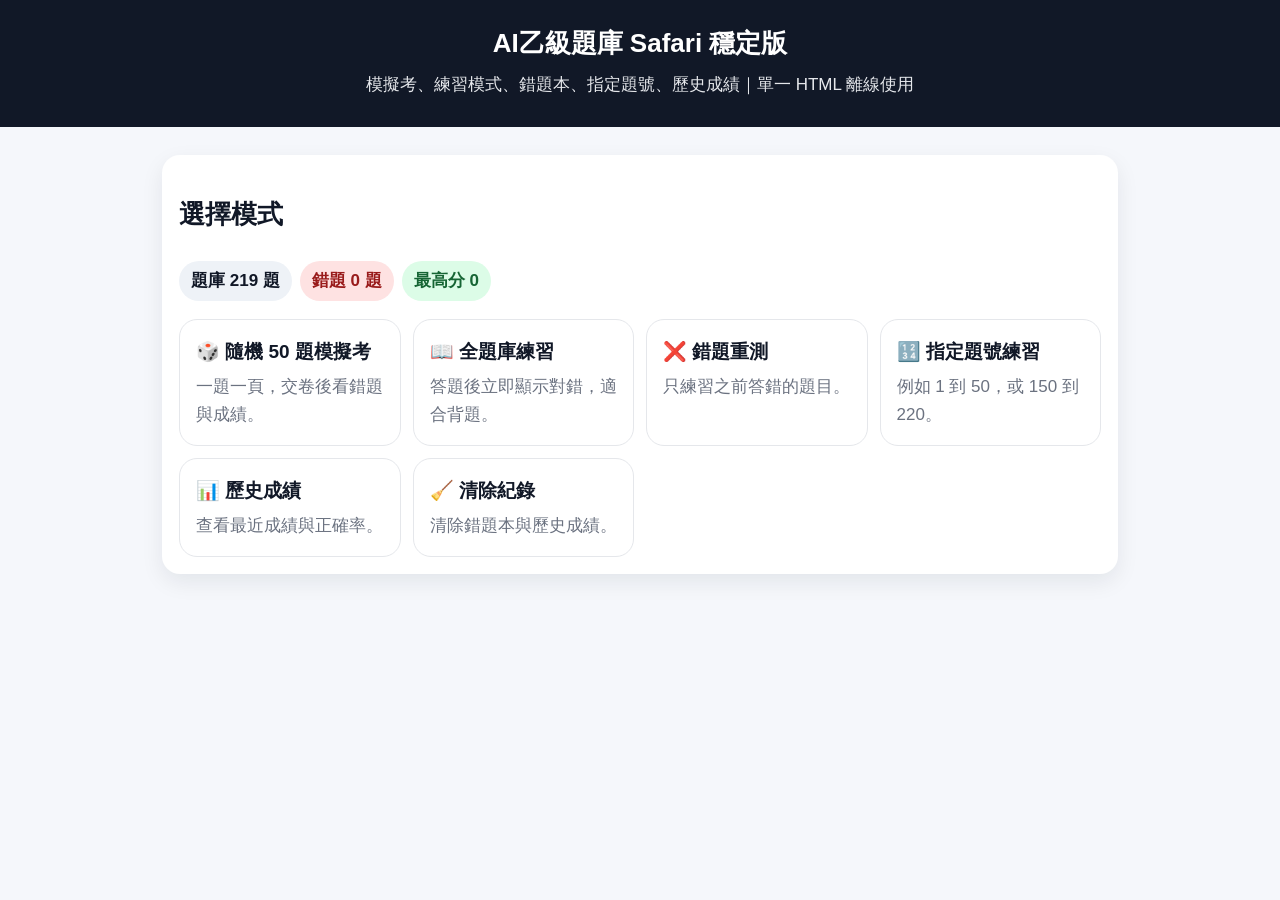
<file: index.html>
<!doctype html>
<html lang="zh-Hant">
<head>
<meta charset="utf-8">
<meta name="viewport" content="width=device-width, initial-scale=1, viewport-fit=cover">
<title>AI乙級題庫 Safari 穩定版</title>
<style>
:root{--bg:#f5f7fb;--card:#fff;--text:#111827;--muted:#6b7280;--brand:#2563eb;--brand2:#1d4ed8;--bad:#dc2626;--ok:#16a34a;--warn:#d97706;--line:#e5e7eb;--soft:#eef2f7;}
*{box-sizing:border-box;-webkit-tap-highlight-color:transparent}
html,body{margin:0;padding:0}
body{font-family:-apple-system,BlinkMacSystemFont,"Segoe UI","Noto Sans TC",Arial,sans-serif;background:var(--bg);color:var(--text);line-height:1.65;font-size:17px}
header{background:#111827;color:white;text-align:center;padding:26px 16px 28px}
header h1{margin:0;font-size:26px;line-height:1.35}
header p{margin:10px 0 0;color:#e5e7eb;font-size:17px}
main{max-width:980px;margin:0 auto;padding:14px 12px 112px}
.card{background:var(--card);border-radius:18px;padding:17px;margin:14px 0;box-shadow:0 8px 22px rgba(15,23,42,.08)}
.grid{display:grid;grid-template-columns:repeat(auto-fit,minmax(210px,1fr));gap:12px}
.mode{border:1px solid var(--line);border-radius:18px;padding:16px;background:#fff;cursor:pointer}
.mode h3{margin:0 0 6px;font-size:19px}
.mode p{margin:0;color:var(--muted)}
button{border:0;border-radius:13px;padding:12px 17px;font-size:17px;font-weight:800;cursor:pointer;margin:6px 6px 6px 0;touch-action:manipulation}
.primary{background:var(--brand);color:white} .secondary{background:#4b5563;color:white} .ghost{background:#e5e7eb;color:#111827} .danger{background:var(--bad);color:white} .okbtn{background:var(--ok);color:white}
.badge{display:inline-block;background:var(--soft);border-radius:999px;padding:6px 12px;margin:4px 8px 4px 0;font-weight:800} .badge.ok{background:#dcfce7;color:#166534} .badge.bad{background:#fee2e2;color:#991b1b} .badge.warn{background:#fef3c7;color:#92400e}
.qtitle{font-weight:900;margin-bottom:12px;white-space:pre-wrap;font-size:20px} .option{display:block;padding:12px 13px;border:1px solid var(--line);border-radius:13px;margin:9px 0;background:#fff;white-space:pre-wrap;cursor:pointer} .option input{transform:scale(1.18);margin-right:8px} .option.selected{border-color:#93c5fd;background:#eff6ff} .correct{border-color:#86efac!important;background:#f0fdf4!important} .wrong{border-color:#fecaca!important;background:#fef2f2!important}
.result{font-size:24px;font-weight:950} .pass{color:var(--ok)} .fail{color:var(--bad)} .muted{color:var(--muted)} .answer{font-weight:900;color:var(--ok)} .mini{font-size:14px;color:var(--muted)}
.progress{height:12px;background:#e5e7eb;border-radius:999px;overflow:hidden;margin-top:10px} .bar{height:100%;background:var(--brand);width:0%}
.navgrid{display:grid;grid-template-columns:repeat(auto-fill,minmax(44px,1fr));gap:7px} .navbtn{padding:9px 0;border-radius:10px;font-size:14px;margin:0;background:#e5e7eb} .navbtn.done{background:#dbeafe;color:#1e40af} .navbtn.now{outline:3px solid #93c5fd} .navbtn.bad{background:#fee2e2;color:#991b1b}
input[type=number]{font-size:17px;padding:10px;border:1px solid var(--line);border-radius:12px;width:120px;margin:5px}
.table{width:100%;border-collapse:collapse} .table th,.table td{border-bottom:1px solid var(--line);padding:8px;text-align:left}
.hide{display:none!important} .fixedbar{position:fixed;left:0;right:0;bottom:0;background:rgba(245,247,251,.97);border-top:1px solid var(--line);padding:10px 12px;z-index:20} .fixedbar-inner{max-width:980px;margin:0 auto;display:flex;gap:8px;align-items:center;justify-content:space-between;flex-wrap:wrap}
@media(max-width:640px){body{font-size:16px} header h1{font-size:23px} main{padding:12px 10px 122px} .card{padding:14px;border-radius:16px} button{width:100%;margin:5px 0;font-size:17px;padding:13px} .fixedbar button{width:auto;flex:1} .qtitle{font-size:18px} .option{padding:13px 12px}}
</style>
</head>
<body>
<header><h1>AI乙級題庫 Safari 穩定版</h1><p>模擬考、練習模式、錯題本、指定題號、歷史成績｜單一 HTML 離線使用</p></header>
<main>
<section id="home" class="card"><p>載入中...</p></section>
<section id="quiz"></section>
</main>
<div id="fixedbar" class="fixedbar hide"><div class="fixedbar-inner"><div id="fixedInfo" class="mini"></div><div><button class="ghost" id="fixedPrev">上一題</button><button class="primary" id="fixedNext">下一題</button></div></div></div>

<script type="application/json" id="questionData">[{"num":1,"answer":4,"question":"人工智慧最基本的模型架構三層，以下哪一個不隸屬模型架構","choices":["輸入層","隱藏層","輸出層","應用層"]},{"num":2,"answer":1,"question":"請寫出CNN 全名","choices":["Convolution Neural Network","Create Neural Network","Connect Neural \nNetwork","Collaborative Neural Network"]},{"num":3,"answer":3,"question":"AGI(artificialgeneralintelligence)通用人工智慧又稱為強人工智慧，下列何者\n為AGI?","choices":["人臉門禁系統","車牌辨識系統","新一代自動駕駛車","語音助理(Siri)"]},{"num":4,"answer":3,"question":"人工智慧技術AI 與三大新興技術跨領域結合，組成人工智慧物聯網，請問\n哪一個不隸屬人工智慧物聯網","choices":["邊緣計算(雲計算)(cloud computing)","大數據(big data)","翻譯語言","物\n聯網(IoT, Internet of things)"]},{"num":5,"answer":4,"question":"下列是何者是深度學習?","choices":["DNN","RNN","CNN","以上皆是"]},{"num":6,"answer":4,"question":"現代所稱的人工智慧其實是由許多計算技術所組成的統稱。下列哪一項不屬\n於人工智慧領域中知名的計算技術的一環?","choices":["機器學習","演化計算","資料探勘","雲端運算"]},{"num":7,"answer":2,"question":"自駕車根據其能力限制有區分許多等級。現在搭載Hardware-1 的特斯拉\n(Tesla)自駕車中，宣稱其可以達到在高速公路上自動駕駛。但是要求駕駛仍需在\n旁監看，隨時準備接手，且雙手不得離開方向盤。請問這樣的形式屬於下列哪一\n個等級?","choices":["Level1","Level2","Level3","Level4"]},{"num":8,"answer":4,"question":"機器學習模型中，下列關於模型的偏差（Bias）與變異（Variance）之描述哪\n一項正確？","choices":["希望訓練好的模型能是高變異、低偏差","高偏差代表模型過於複雜","高變異代表模型過於簡單","偏差與變異之間存在一平衡（Trade-off）關係"]},{"num":9,"answer":4,"question":"請問下列何者是為機器學習的工具資源?","choices":["Tensor Flow","PyTorch","Weka","以上皆是"]},{"num":10,"answer":1,"question":"請問下列何者需要先透過資料的訓練，將所有的資料標註(label)以後，讓機\n器(電腦)依照特徵進行影像判讀或未來預測?","choices":["監督式學習","半監督式學習","非監督式學習","以上皆非"]},{"num":11,"answer":1,"question":"圖像識別是以圖像的主要以甚麼為基礎的?","choices":["特徵","圖元","元素","部件"]},{"num":12,"answer":3,"question":"當模型發生過擬合（Over fitting）的情形時，下列哪一種方法無法緩解？","choices":["減少模型複雜度","蒐集更多資料","增加模型訓練的時間","使用正則\n化"]},{"num":13,"answer":3,"question":"由於人工智慧技術的進步，自駕車技術也漸漸地從實驗室中走出來邁向產\n品化。請問下列的技術中，哪一項不為自駕車中重要研究議題之一？","choices":["各種感測器技術","超精細解析度地圖","臉部辨識技術","物體偵測技\n術"]},{"num":14,"answer":1,"question":"已知： \n-大腦是有很多個叫做神經元的東西構成，神經網絡是對大腦的簡單的數學\n表達。 \n-每一個神經元都有輸入、處理函數和輸出。 \n-神經元組合起來形成了網絡，可以擬合任何函數。 \n-為了得到最佳的神經網絡，我們用梯度下降方法不斷更新模型 \n給定上述關於神經網絡的描述，什麼情況下神經網絡模型被稱為深度學習模型？","choices":["加入更多層，使神經網絡的深度增加","有維度更高的數據","當這是一 \n個圖形識別的問題時","以上都不正確"]},{"num":15,"answer":1,"question":"對於人工智能的敘述，以下哪一個項目是錯誤的？","choices":["人工智慧勢必全面統治人類","人工智慧其實就強大資料庫與優異運算能力的展現","人類真正的智慧是「創新」","AlphaGo 打敗人類棋王"]},{"num":16,"answer":4,"question":"關於物聯網之感知層，下列敘述何者正確？","choices":["感測器閘道屬於感知層","無線網路屬於感知層","物聯網雲端平台屬於感知層","RFID 及感測器屬於感知層"]},{"num":17,"answer":4,"question":"下列何者不是室內定位較常使用的技術？","choices":["Beacon","Wi-Fi","RFID","GPS"]},{"num":18,"answer":4,"question":"關於物聯網安全，下列敘述何者不正確？","choices":["複雜性是實現物聯網有效安全性的最大障礙之一","保護物聯網安全與保護一般網路的安全沒有太多不同","物聯網中的設備有可能會因通過VPN 做存取而為企業網路帶來一些額外\n的風險","物聯網的頻寬需求問題，比安全問題更為重要"]},{"num":19,"answer":1,"question":"以下哪一個項目是Internet 第3 代？","choices":["Internet of Things","Internet of Computer","Internet of People","Internet of Business"]},{"num":20,"answer":3,"question":"第4 代自動化重點在於物聯網商業應用，也就是以下哪一個項目？","choices":["智慧判斷應用","感測器應用","網路雲端運用","機器人應用"]},{"num":21,"answer":4,"question":"以下哪一個項目不是車輛聯網的主要目的？","choices":["避免汽車碰撞","最佳行車路線","配合交通號誌","在車內唱KTV"]},{"num":22,"answer":1,"question":"以下哪一個項目不是智慧家電的3 個I 之一？","choices":["避免汽車碰撞","最佳行車路線","配合交通號誌","在車內唱KTV"]},{"num":23,"answer":2,"question":"以下哪一個項目是電機電子工程師學會（簡稱IEEE）於1997 年為無線區\n域網路所制訂的第一個標準，這個標準也成為最通用的無線網路標準？","choices":["IEEE302","IEEE802","IEEE502","IEEE002"]},{"num":24,"answer":3,"question":"以下是哪一個對於物聯網無線通訊技術優缺點的分析是錯誤的？","choices":["Wi-Fi 的傳輸速率遠高於其他無線傳輸技術","Wi-Fi 連線的成本就相對過高","藍牙主要是以多點發射傳輸為主","ZigBee 是一種低傳輸、低功耗、低成本的技術"]},{"num":25,"answer":4,"question":"對於IP 互聯家庭項目的敘述，以下哪一個項目是錯誤的？","choices":["讓智慧家庭裝置像USB 一樣可以隨插即用","是一個智能家居開源標準項目","採用IP 通訊協定整合","各廠商須支付專利費用"]},{"num":26,"answer":2,"question":"以下對於智慧家居的敘述哪一項是錯誤的？","choices":["上床睡覺模式可藉由床墊感測壓力而啟動","智慧居家裝置無法接受語音指令","起床睡覺模式可藉由藉由偵測呼吸頻率而啟動","居家生活模式設定，讓家變得：聰明、節能、舒適"]},{"num":27,"answer":2,"question":"對於智慧冷氣的敘述，以下哪一個項目是錯誤的？","choices":["可追蹤人體位置→調整風向","隨手關冷氣就是節能的行為","室內溫度提升時→調高冷氣運轉效能","有人進入室內→啟動冷氣"]},{"num":28,"answer":3,"question":"對於穿戴裝置的敘述，以下哪一個項目是錯誤的？","choices":["可搭配智慧手機或獨立使用","手機在行進間、運動時談話時確有許多不方便","智慧手環可獨立應用於行動支付","智慧眼鏡將導航地圖、視訊通話影像直接顯示在鏡片上"]},{"num":29,"answer":2,"question":"有關雲端應用、服務的敘述，以下哪一個項目是錯誤的？","choices":["手機通訊錄是儲存在雲端的","e-mail 信件都是儲存在個人主機上","AWS 是亞馬遜開發的","雲端服務系統服務是租賃服務"]},{"num":30,"answer":3,"question":"有關資訊科技的演進的敘述，以下哪一個項目是錯誤的？","choices":["區域網路普及造成電腦病毒肆虐","雲端服務系統提供軟硬體管理方案","Microsoft 開創個人電腦時代","大型主機時代只有專業人士有能力使用電腦"]},{"num":31,"answer":4,"question":"以下哪一個項目是智能電表最大的貢獻？","choices":["查看家裡即時電力消耗的狀況","電費估算的功能","透過智慧電錶蒐集用電「大數據」","改變國民用電習慣"]},{"num":32,"answer":4,"question":"有關自動駕駛安全L3 等級的敘述，以下哪一個項目是正確的？","choices":["沒有駕駛座、方向盤","車輛在大部分情況下自行駕駛","需要駕駛全程操控","輔助系統能明顯減輕操作負擔"]},{"num":33,"answer":1,"question":"有關電子商務的敘述，以下哪一個項目是錯誤的？","choices":["Walmart 只專注在實體商務","Amazon 是產業龍頭廠商","與實體商務形成互補關係","O2O：虛實整合"]},{"num":34,"answer":2,"question":"物聯網的通訊技術中，主要是以無線短距離通訊為主，其中業界應用最廣\n泛的就是RFID，關於RFID，下列敘述哪一項錯誤？","choices":["是一種無線通訊技術","通常是由發射器、電子標籤組成的系統","在識別的過程中，無需建立機械或光學的接觸","最常見的例子就是生活中的大眾捷運悠遊卡"]},{"num":35,"answer":4,"question":"物聯網的底層通訊技術是以無線短距離通訊技術為主，其中，NFC 也越來\n越受到注目，關於NFC 的應用，下列敘述哪一項錯誤？","choices":["NFC 的特點是使用的簡易性","NFC 系統的最大傳輸範圍可以到50 公尺","NFC 應用主要是可以當做電子錢包使用","NFC 不相容於一般的RFID 標準，尤其是14443A"]},{"num":36,"answer":2,"question":"我們希望可將物聯網中的技術與生活中的應用充分結合，而車聯網是其中\n的一項重要應用，關於在車聯網的主要應用中，智慧汽車主要功能為下列哪\n一種？","choices":["汽車間可以相互通訊、聊天發信息","可以在極短時間內掌控車輛由內至外的每個狀況並即時反應，提升智慧\n汽車時間與空間的行動力","倒車時，可以知道後方的物體","自動導航、開車的系統"]},{"num":37,"answer":1,"question":"物聯網於智慧社區之應用不包含下列哪一項？","choices":["社區網路配置","社區安全監控","社區能源管理","社區事務管理"]},{"num":38,"answer":1,"question":"一家企業若要提升本身的價值，需要引進新一代的物聯網庫存管理技術，\n下列哪一項技術可以用來協助庫存管理？","choices":["二維條碼加RFID 識別技術","紅外線","影像識別技術","衛星定位"]},{"num":39,"answer":1,"question":"我們希望可將物聯網中的技術與生活中的應用充分結合，其中關於物聯網\n中結合汽車、交通的應用領域的技術為車聯網，根據物聯網的定義，下列哪\n一項不是車聯網的服務？","choices":["車商主動通知汽車駕駛驗車的時間","倒車時可以警告後方的物體，避免碰撞","提供汽車駕駛在行車時，最適時適地的周邊環境資訊與安全服務，例如\n\n哪裡有空的停車位等資訊","汽車駕駛打瞌睡時，汽車本身會主動發出警告"]},{"num":40,"answer":4,"question":"下列哪個功能不屬於智慧電網之體現範疇？","choices":["整合發電","輸送電量","分配電量","修正家中的電路"]},{"num":41,"answer":3,"question":"在物聯網所應用的智慧交通系統中，長隧道管理是一項重要的技術之一，\n下列哪一項不是長隧道管理的設計重點？","choices":["預防","救災","效率","疏散"]},{"num":42,"answer":2,"question":"關於物聯網應用在電子道路收費系統（ETC），下列敘述哪一項錯誤？","choices":["需於車上安裝電子標籤","使用藍芽接收電子標籤的資料","需在收費門架上放置讀寫器，讀取電子標籤的內容","電子標籤無需電池就可以運作"]},{"num":43,"answer":4,"question":"下列哪一項不屬於智慧生活的目標？","choices":["希望建構以人的需求為核心之舒適、便利、安心、永續的智慧生活環境","促成資通訊產業邁向硬體、服務與內容的發展體系","以使用者為中心，提升生活上的便利性與服務品質","提升人們搭乘大眾交通工具時的便利性，以及保障人們搭乘大眾交通工\n具時的安全性"]},{"num":44,"answer":3,"question":"關於智慧電網，下列敘述哪一項錯誤？","choices":["智慧電網感知層可提供追蹤能源消耗的高峰和通知忘記關閉設備的服\n務","智慧電網網路層負責運送資料到整個網路的控制中心","智慧電網傳輸層負責將電量使用資訊透過網際網路傳至配電者的資料\n蒐集中心","智慧電網應用層可以提供電量消耗視覺化的服務，將智慧電網所蒐集到\n之用電資訊，透過圖表方式呈現"]},{"num":45,"answer":1,"question":"下列哪個不屬於物聯網的應用？","choices":["智慧公園","智慧醫療","智慧交通","智慧電網"]},{"num":46,"answer":1,"question":"物聯網中的智慧交通系統可分為車輛與道路兩個部分，這兩個部分分別有\n\n其對應的應用系統，關於這兩部分系統，下列敘述哪一項正確？","choices":["車輛部分是指車載物聯網電腦，道路部分則是指智慧交通系統","車輛部分是指車牌辨識系統，道路部分則是指路面顛簸偵測系統","車輛部分是指車輛修護系統，道路部分則是指路面修護系統","車輛部分是指車輛銷售系統，道路部分則是指方向標示系統"]},{"num":47,"answer":2,"question":"若要比較無線感測器網路（WSN）和傳統有線系統，下列敘述哪個錯誤？","choices":["無線感測器網路因不受到實體配線的侷限，在系統建置上比有線網路系\n統更為方便","無線感測器網路的資料傳輸速率與穩定性比有線網路系統更高","無線感測器網路可以機動調整感測節點的位置，更符合系統建置彈性","路聯網和車聯網的資訊透過互聯網把感應到的道路訊息傳送到雲端的\n資料庫"]},{"num":48,"answer":4,"question":"下列哪一項不是智慧電網所設計的目的？","choices":["整合發電","分配電量","管理使用端電量","提供無線上網"]},{"num":49,"answer":1,"question":"關於智慧交通，下列敘述哪一項錯誤？","choices":["緊急醫療通知系統不算是智慧交通的一環","運用物聯網的概念，結合路聯網和車聯網兩種系統","路聯網和車聯網的資訊透過互聯網把感應到的道路訊息傳送到雲端的\n資料庫","無線感測器網路的資料傳輸速率與穩定性比有線網路系統更高"]},{"num":50,"answer":2,"question":"假設要監控橋樑的即時安全性，並且建立預警系統，該使用下列哪一種技\n術？","choices":["Wi-Fi 定位識別技術","感測器網路技術","Bluetooth 傳輸技術","RFID 物件識別技術"]},{"num":51,"answer":2,"question":"您應該使用哪種機器學習類型找出有相似購物習慣的人員群組？","choices":["回歸","叢集","分類"]},{"num":52,"answer":3,"question":"您有一個包含客戶評論的網站。您需要儲存這些評論，然後辨識每位使用\n者的地理位置，以個別的語言向使用者展示評論。您應該使用下列何種類型\n的自然語言處理工作負載？","choices":["語言模組化","關鍵片語擷取","翻譯","語音辨識"]},{"num":53,"answer":3,"question":"您需要在資料集中識別類似的數值。您應該使用下列哪一種機器學習？","choices":["分類","叢集","迴歸"]},{"num":54,"answer":2,"question":"請選取可正確完成句子的答案。___________模型可用於預測拍賣品售價。","choices":["分類","回歸","叢集"]},{"num":55,"answer":4,"question":"您正在處理賽跑者的一些相片。您必讀取跑者運動衫上的號碼，以辨識相\n片中的跑者。您應該使用哪種電腦視覺類型？","choices":["語義分段","影像分類","臉部辨識","光學字元辨識 (OCR)"]},{"num":56,"answer":4,"question":"請選取可正確完成句子的答案。建置分類模型時，標籤必須是__________","choices":["整數","數值","日期時間","類別"]},{"num":57,"answer":4,"question":"您可以使用哪種計量來評估分類模型？","choices":["決定係數 (R2)","均方根誤差 (RMSE)","平均絕對誤差 (MAE)","確判為真率"]},{"num":58,"answer":4,"question":"您需要建立一套客戶支援解決方案，協助客戶存取資訊。該解決方案必須\n支援電子郵件、電話與即時聊天式管道。您應該使用下列哪一種 AI 解決方案？","choices":["機器學習","自然語言處理 (NLP)","電腦視覺","聊天機器人"]},{"num":59,"answer":1,"question":"一項醫學研究計畫使用大量匿名腦部掃描影像資料及且已分類為預先定義\n的腦溢血類型。您需要使用機器學習，支援在人工審查影像前，早期判讀影像中\n的不同腦溢血類型。這是哪種機器學習類型範例？","choices":["分類","叢集","回歸"]},{"num":60,"answer":1,"question":"您應該使用哪種機器學習類型下個月售出的禮品卡數量？","choices":["回歸","分類","叢集"]},{"num":61,"answer":2,"question":"下列程式碼執行後，會得到何種型態 \ntype(“True”)","choices":["int","str","float","bool"]},{"num":62,"answer":2,"question":"執行以下程式碼之輸出結果為何者？ \ndict1={'Apple':50,'Orange':20,'Banana':15} \nprint(dict1['Orange'])","choices":["50","20","15","502015"]},{"num":63,"answer":2,"question":"在os.path 套件提供的函式中，哪一個函式是用於檢查該路徑是否為完整路\n徑？","choices":["exists()","isabs()","isfile()","isdir()"]},{"num":64,"answer":1,"question":"執行下列程式，下列結果何者正確? \nlist1=range(6,0,-2)print(list(list1))","choices":["[6,4,2]","[6,0,-2]","[6,4,2,0]","[6,4,2,0,-2]"]},{"num":65,"answer":1,"question":"執行下列程式，汽車租賃公司決定用車輛歸還時間來決定客戶的費用，並\n且推出週三和周六也有特別的費率。費用結構如下所示：費用是每天500 元。如\n果車輛在晚上10 點後返還，則客戶將被收取額外一天的費用。如果車輛是在星\n期三租的，那麼可以打九折。如果車輛是在星期六租的，那麼可以打八折。你需\n要撰寫程式碼去符合這個需求。你要如何完成這段程式碼？ \n回答區#汽車出租計算機 \nontime=input(\"汽車是在晚上10 點前返還的嗎?y 或n\").lower() \n\ndays_rented=int(input(\"汽車出租了幾天?\")) \nday_rented=input(\"汽車是在星期幾出租的?\").capitalize() \ncost_per_day=500 \nifontime___(1)___: \ndays_rented+=1 \nifday_rented___(2)___: \ntotal=(days_rented*cost_per_day)*0.9 \nelifday_rented___(3)___: \ntotal=(days_rented*cost_per_day)*0.8 \nelse: \ntotal=days_rented*cost_per_day \nprint(\"汽車的租借費用為:$\",total) \n \n以上空格中的程式碼依序為：","choices":["==\"n\"","==\"Wednesday\"","==\"Saturday\""]},{"num":66,"answer":1,"question":"d={\"籃球\":20,\"足球\":50}，程式「d.clear()」的作用為：","choices":["刪除所有元素","刪除一個元素","刪除字典","以上皆非"]},{"num":67,"answer":2,"question":"對於Python 邏輯判斷表達式，下列哪一項為False？","choices":["6>0>0","6!=0or3==3","not(6!=6and5!=5)","(6*=6)<(6**6)"]},{"num":68,"answer":4,"question":"下列哪一項不是Python 合法的變數名稱？","choices":["self","int64","_name_","64ML"]},{"num":69,"answer":4,"question":"一所大學內各年級人數分別為一年級300 人、二年級400 人、三年級200\n人、四年級500 人。則年級屬性的眾數是下列哪一項？","choices":["一年級","二年級","三年級","四年級"]},{"num":70,"answer":4,"question":"下列何者續不會印出3.14","choices":["print(‘{:.2f}’.format(3.1415926))","format(3.1415926,’.2f’)","print(“%.2f”%3.1415926)","print(“%d”%3.1415926)"]},{"num":71,"answer":1,"question":"下面程式印出的結果為 \nx=10 \ndeffunc(): \n \n \nx=20 \n \nfunc() \n \nprint(x)","choices":["10","20","30","40"]},{"num":72,"answer":3,"question":"執行完下列Python 程式片段後，印出的結果為何？ \nt=5 \nk=6 \nr=0 \n#r=t+k \nprint(r)","choices":["r","11","0","r=t+k"]},{"num":73,"answer":1,"question":"有維陣列x=[[1,2 一個二,3],[4,5,6],[7,8,9]]，在Python 語言中，若我們要取\n得6，要透過以下哪種方式？","choices":["x[1][2]","x[0][3]","x[2][3]","x[1][1]"]},{"num":74,"answer":3,"question":"設X={1，2，3}是頻繁項集，則可由X 產生幾個關聯規則","choices":["4","5","6","7"]},{"num":75,"answer":1,"question":"學校正在開發一個程式記錄學生資料並且儲存到資料庫。在這個程式中將\n\n會處理各種型態的資料。以下的變數宣告後它們的資料類別依序是？ \nage = 12 minor = False \nname = \"David\" weight = 64.5 zip = \"545\"","choices":["int、bool、str、float、str","int、str、str、float、int","float、str、str、float、str","int、bool、str、int、int \n您正在撰寫一個程式來顯示 My Healthy Delivery 的特價優惠。請完成第 04、05 \n和 15 行的程式碼。 \n01 \n02 \n03 \n04 \n05 \n06 \n07 \n08 \n09 \n10 \n11 \n12 \n13 \n14 \n15\nimport datetime \ndailySpecials=(\"Spaghetti\",\"Macaroni & Cheese\", \"Meatloaf\", \"Fried Chicken\") \nweekendSpecials=(\"Lobster\",\"Prime Rib\",\"Parmesan-Crusted Cod\") \nprint(\"My Healthy Eats Delivery\") \nif today == \"Friday\" or today ==\"Saturday\" or today ==\"Sunday\": \nprint(\"The weekend specials include:\") \nfor item in weekendSpecials: print(item) \nelse: \nprint(\"The weekday spcials include: \") \nfor item in dailySpecials: \nprint(item)"]},{"num":76,"answer":3,"question":"在第 04 行,擷取目前的日期。","choices":["now=datetime()","now=datetime.date()","now=datetime.datetime.now()","now=new date()"]},{"num":77,"answer":1,"question":"在第 05 行,擷取工作日(即星期幾)的完整名稱。","choices":["today=now.strftime(\"%A\")","today=now.strftime(\"%B\")","today=now.strftime(\"%W\")","today=now.strftime(\"%Y\")"]},{"num":78,"answer":3,"question":"在第 15 行,計算當週剩餘天數。","choices":["dayLeft=now-now.weekday()","dayleft=today-today.weekday()","dayleft=6-now.weekday()","dayleft=6-datetime.datetime.weekday()"]},{"num":79,"answer":3,"question":"你為公司設計了一個 Python 應用程式，在 members 的清單中包含了 \n50 位會員的姓名，最後 5 名是 VIP 會員。你需要分割清單內容顯示除了 \nVIP 會員以外的一般會員，你可以利用以下哪二個程式碼達成？","choices":["members [-5 : 0]","members [1 : -5","members [ : -5]","members [1 : 5] \n某間公司決定要發獎金給每年所得低於 150,000 美元的所有員工。下列公式會\n根據基本薪資和固定獎金套用至每位員工: 新的薪資 = 目前薪資 x103%+500 \n美元獎金。您撰寫了程式碼,將員工薪資讀取到名為 salary_list 的變數中。您需\n要完成針對每位合格員工薪資套用加薪公式的程式碼。 請從每個下拉式清單中\n選取正確的程式碼片段以完成程式碼。 \n#Each salary in the list is updated based on increase. Employees making \n#$150,000 or more will not get a raise. \n#Salary list is populated from employee database, code not shown. \nif salary_list[index] >= 150000: \n \n \nsalary_list[index] = (salary_list[index] *1.03) +500"]},{"num":80,"answer":3,"question":"請選擇合適的程式碼片段","choices":["for index in range(len(salary_list)+1):","for index in range(len(salary_list)-1):","for index in range(len(salary_list)):","for index in salary_list:"]},{"num":81,"answer":2,"question":"請選擇合適的程式碼片段","choices":["exit()","continue","break","end"]},{"num":82,"answer":1,"question":"您正在為學校開發一個 Python 應用程式。此應用程式必須讀取並寫入資\n料至文字檔案。如果檔案不存在,此應用程式就必須建立檔案。如果檔案含有內\n容,此應用程式就必須刪除內容。請問您應該使用哪個程式碼片段?","choices":["open(\"local_data\", \"w+\")","open(\"local_data\", \"r\")","open(\"local_data\", \"r+\")","open(\"local_data\", \"w\") \n(81)\n(80)"]},{"num":83,"answer":4,"question":"某間銀行要將他們舊有的銀行交易程式碼轉至 Python。該銀行雇用您來記錄已移轉的程式碼。請問哪個文件記錄語法是正確的?","choices":["def get_balance():\n/* Returns the current balance of the bank account */\nreturn balance","' Returns the current balance of the bank account\ndef get_balance():\nreturn balance","// Returns the current balance of the bank account\ndef get_balance():\nreturn balance","def get_balance():\n# Returns the current balance of the bank account\nreturn balance"]},{"num":84,"answer":3,"question":"您將一張影像傳送至電腦視覺API，並收到如下圖所示的標註影像。請問\n此處使用了哪種電腦視覺類型？","choices":["影像分類 \ndef get_balance(): \n/* Returns the current balance of the bank \naccount */ return balance \n' Returns the current balance \nof the bank account def \nget_balance(): \nreturn balance \n// Returns the current balance \nof the bank account def \nget_balance(): \nreturn balance \ndef get_balance(): \n \n# Returns the current balance of the bank account \n \nreturn balance","臉部偵測","物件偵測","光學字元辨識(OCR) \n請將機器學習工作與適當的案例配對。作答時，請將左側資料行所列的適當工作，\n拖曳至右側對應的案例。每項工作可能只使用一次，也可能使用多次，甚至完全\n用不到。 \n1、模型部署 \n2、特徵工程 \n3、特徵選取 \n4、模型評估 \n5、模型訓練"]},{"num":85,"answer":4,"question":"______檢查混淆矩陣的值","choices":["模型部署","特徵工程","特徵選取","模型評估","模型訓練"]},{"num":86,"answer":2,"question":"______將日期分割成[年]、[月] 和[日]欄位","choices":["模型部署","特徵工程","特徵選取","模型評估","模型訓練"]},{"num":87,"answer":3,"question":"______挑選訓練氣候模型的溫度和壓力","choices":["模型部署","特徵工程","特徵選取","模型評估","模型訓練"]},{"num":88,"answer":1,"question":"您需要建置可以大聲朗讀食譜的應用程式，為視力不佳的使用者提供支援。\n您應該使用下列哪一種服務？","choices":["語音","文字分析","Language Understanding (LUIS)","翻譯工具"]},{"num":89,"answer":2,"question":"您的資料集包指定期間内發生的計程車行程資訊。您需要訓練模型以預測\n計程車車資。您應該使用哪一項作為特徵？","choices":["資料集中的計程車行程數","個別計程車行程的單程距離","個別計程車行程的單程識別碼","個別計程車行程的車資"]},{"num":90,"answer":2,"question":"在機器學習過程中，您該如何分割資料以供訓練及評估之用？","choices":["就訓練使用特徵，評估則使用標籤。","將資料隨機分割為訓練用資料列和評估用資料列。","就訓練使用標籤，評估則使用特徵。","將資料隨機分割為訓練用資料行和評估用資料行。"]},{"num":91,"answer":1,"question":"預測貸款是否能償還的銀行系統是_____________類型的機器學習之範例","choices":["分類","回歸","叢集"]},{"num":92,"answer":2,"question":"您使用無人機識別生長在農作物之間的雜草，以傳送清除雜草的指示。這\n是哪種類型？","choices":["光學字元辨識 (OCR)","物件偵測","場景分割 \n將核心工作與適當的使用案例配對。作答時，請將左側資料行所列的適當工作，\n拖曳至右側對應的使用案例。每項工作可能只使用一次，也可能使用多次，甚至\n完全用不到。","資料擷取和準備"]},{"num":93,"answer":3,"question":"_________合併多個來源資料","choices":["資料擷取和準備","模型評估","特徵工程和選取"]},{"num":94,"answer":2,"question":"_________根據驗證資料計算模型效能","choices":["資料擷取和準備","模型評估","特徵工程和選取"]},{"num":95,"answer":1,"question":"_________移除包含遺失資料或不相關資料其資料行","choices":["資料擷取和準備","模型評估","特徵工程和選取"]},{"num":96,"answer":3,"question":"您正在建置一個聊天機器人，該聊天機器人會根據使用者的文字輸入，使\n用自然語言處理(NLP)執行動作 \n⚫ \n接受客戶訂單 \n⚫ \n擷取支援文件 \n⚫ \n擷取訂單狀態更新 \n您應該使用下列哪一種類型的NLP？","choices":["情感分析","語言模組化","具名實體辨識","翻譯"]},{"num":97,"answer":1,"question":"您需要計算相片中的動物數目。您應該使用哪種電腦視覺類型？","choices":["物件偵測","影像分類","光學宇元辨識(OCP)","臉部偵測"]},{"num":98,"answer":2,"question":"您需要預測未來10 年的海平面（以公尺為單位）。您應該使用哪種機器學\n習類型？","choices":["叢集","回歸","分類"]},{"num":99,"answer":1,"question":"以下哪個案例為網頁聊天機器人的範例？","choices":["在網站介面中，回答有關音樂節的預定活動與購票等常見問題。","判斷在網站上輸入音樂會評論為正面或負面，然後在這些評論中加入讚\n或訓的表情圖示。","將客戶在kiosk 輸入的問題翻譯成英文，以便相關人員可以回電給客戶。","透過電子郵件接受問題，然後根據訊息内容將該電子郵件訊息路由傅送\n給正確人員。"]},{"num":100,"answer":2,"question":"請選取可正確完成句子的答案。確保訓練資料中的數值變數具有相似規模，\n為下列何者的範例：_____________","choices":["模型訓練","特徵工程","資料攫取","特徵選取"]},{"num":101,"answer":1,"question":"下列哪一個機器學習技術可用於異常偵測？","choices":["可隨時間分析資料並識別異常變化的機器學習技術。","根據使用者所提供影像，針對物件加以分類的機器學習技術。","根據影像內容，針對該影像加以分類的機器學習技術。","能夠理解書面及口語的機器學習技術。"]},{"num":102,"answer":3,"question":"請選取可正確完成句子的答案。建置K-Means 叢集模型時,所有特徵的資\n料類型都必須是____________","choices":["整數。","布林值。","數值。","文字。"]},{"num":103,"answer":2,"question":"您有一個資料集。您需要建置一個Machine Learning 分類模型來識別瑕疵\n產品。您應該先採取什麼措施？","choices":["建立叢集模型。","將資料分割成訓練與測試資料集。","建立分類模型。","取資料集。"]},{"num":104,"answer":2,"question":"請選取可正確完成句子的答案。________用於產生額外的特徵。","choices":["特徵選擇","特徵工程","模型訓練","模型評估"]},{"num":105,"answer":1,"question":"請選取可正確完成句子的答案。建置迴歸模型時,標籤的資料類型必須是\n___________","choices":["數値。","布林值。","文字。","日期時間。"]},{"num":106,"answer":2,"question":"請選取可正確完成句子的答案。用來進行預測的資料值稱為________","choices":["特徵。","標籤。","因變項。","識別碼。"]},{"num":107,"answer":2,"question":"您正在分析使用K-Means 叢集演算法的資料集。您可以在下列哪一個階\n段中指定所建立叢集的數量？","choices":["模型訓練","特徵工程","模型評估","特徵選取"]},{"num":108,"answer":3,"question":"您必須判斷影像中汽車位置，以便估計車與車之間的距距離。您應該使用\n哪種電腦視覺類型？","choices":["影像分類","光學字元符辨識(OCR)","物件偵測","臉部偵測"]},{"num":109,"answer":1,"question":"請選取可正確完成句子的答案。在您的車裡，您用語音命令打開收音機並\n獲知方向。這是關於________的示例","choices":["個人數字助理","聊天機器人","文本翻譯"]},{"num":110,"answer":3,"question":"請選取可正確完成句子的答案。在指定日期預測將有多少車輛會通過橋樑，\n為下列何者的範例：___________","choices":["分類。","叢集。","迴歸。"]},{"num":111,"answer":4,"question":"請選取可正確完成句子的答案。___________可從手寫文件中擷取文字。","choices":["物件偵測","臉部辨識","影像分類","光學字元辨識(OCR)"]},{"num":112,"answer":2,"question":"下列哪一項是互動語音回應系統(VR)功能？","choices":["合併多個通話","將語音通話轉錄為文字","根據語音路由傳送通話","根據成本路由傅送通話"]},{"num":113,"answer":3,"question":"請選取可正確完成句子的答案。在機器學習模型中，當做輸入使用的資料\n稱為___________","choices":["執行個體","函式","特徵","標籤"]},{"num":114,"answer":3,"question":"請選取作答區中正確的選項，完成下列句子。在會議上進行簡報時，您的\n場次會被轉譯為聽眾的隱藏式輔助字幕。為下列何者的範例：_________","choices":["語音合成","情感分析","語音辨識","翻譯"]},{"num":115,"answer":2,"question":"冷凍空調系統結合雲端與大數據分析(Big Data)，提供主要的優越性為下\n列何者？","choices":["預知式維護","結合人員行為分析創造更舒適環境並衍生相關商業模式","行銷管道擴張","與手機結合遠端遙控"]},{"num":116,"answer":2,"question":"以下對於智慧家居的敘述哪一項是錯誤的？","choices":["上床睡覺模式可藉由床墊感測壓力而啟動","智慧居家裝置無法接受語音指令","起床睡覺模式可藉由藉由偵測呼吸頻率而啟動","居家生活模式設定，讓家變得：聰明、節能、舒適"]},{"num":117,"answer":1,"question":"以下哪一個物聯網功能，可以讓電玩遊戲玩家融入遊戲角色？","choices":["互動效益","自動啟動","遠端遙控","家電整合"]},{"num":118,"answer":1,"question":"以下有關感測器的敘述，哪一項是錯誤的？","choices":["雷達是利用無線電折射原理","早期感測器多半用機械、物理、光學原理","傳統溫度計是利用水銀熱脹冷縮的物理原理","傳統指針式體重計是利用重量帶動彈簧等機械原理"]},{"num":119,"answer":3,"question":"以下對於居家保全的敘述，哪一項是錯誤的？","choices":["指紋辨識系統或晶片卡可作為身分辨識","社區閘門透過辨識系統可認車、認人","老人昏倒目前無法偵測並處理","煙霧、溫度有異常情況時，自動通報消防單位"]},{"num":120,"answer":2,"question":"對於智慧冷氣的敘述，以下哪一個項目是錯誤的？","choices":["可追蹤人體位置→調整風向","隨手關冷氣就是節能的行為","室內溫度提升時→調高冷氣運轉效能","有人進入室內→啟動冷氣"]},{"num":121,"answer":3,"question":"對於穿戴裝置的敘述，以下哪一個項目是錯誤的？","choices":["可搭配智慧手機或獨立使用","手機在行進間、運動時談話時確有許多不方便","智慧手環可獨立應用於行動支付","智慧眼鏡將導航地圖、視訊通話影像直接顯示在鏡片上"]},{"num":123,"answer":4,"question":"關於穿戴裝置：老人照護的敘述，以下哪一個項目是錯誤的？","choices":["讓家人根據追蹤器訊號找到迷路的年長者","讓年長者在發生緊急狀況時自己按下緊急鈕呼救","智慧枕結合網路攝影機，可看見影像並進行雙向語音","失能老人無法自主使用智慧系統是一大遺憾"]},{"num":124,"answer":2,"question":"有關服務整合平台的敘述，以下哪一個項目是錯誤的？","choices":["傳統商務時代金店面很值錢","internet 是服務整合平台的關鍵技術","百貨公司就是一種經營賣場的產業","網路商店是買賣業的整合平台"]},{"num":125,"answer":1,"question":"下列哪一選項是模仿生物神經網路(特別是大腦)的方式來建立資料分類模\n型與預測","choices":["類神經網路","隨機森林","k 最近鄰演算法","關聯規則"]},{"num":126,"answer":2,"question":"Perceptron 是一種簡單形式的人工神經網路，稱為","choices":["運算元","感知機","運算子","關聯表"]},{"num":127,"answer":3,"question":"TensorFlow 本身是Google 所開發出來用於人工智慧的框架，Tensor 指的\n是","choices":["樣本空間","耗油量","張量","量子力學"]},{"num":128,"answer":4,"question":"類神經元的神經元運作，以下何者為非？","choices":["有範圍","答案通常就是二元值(True/False)","仿照大腦神經元運算原理\n去施作","可以天馬行空去思考"]},{"num":129,"answer":3,"question":"關於廻歸分析以下何者為是？","choices":["多個因變數","一個自變數","因變數就是預測的結果","自變數一定要\n是類別變數"]},{"num":130,"answer":4,"question":"類神經運算能否合於預期的判斷方式不在於？","choices":["要有訓練組","要有測試組","不需要生成函數","逐步修正錯誤值"]},{"num":131,"answer":2,"question":"有關雲端應用、服務的敘述，以下哪一個項目是錯誤的？","choices":["手機通訊錄是儲存在雲端的","e-mail 信件都是儲存在個人主機上","AWS 是亞馬遜開發的","雲端服務系統服務是租賃服務"]},{"num":132,"answer":3,"question":"有關資訊科技的演進的敘述，以下哪一個項目是錯誤的？","choices":["區域網路普及造成電腦病毒肆虐","雲端服務系統提供軟硬體管理方案","Microsoft 開創個人電腦時代","大型主機時代只有專業人士有能力使用電腦"]},{"num":133,"answer":4,"question":"有關自動駕駛安全L3 等級的敘述，以下哪一個項目是正確的？","choices":["沒有駕駛座、方向盤","車輛在大部分情況下自行駕駛","需要駕駛全程操控","輔助系統能明顯減輕操作負擔"]},{"num":134,"answer":2,"question":"有關科社群APP 的敘述，以下哪一個項目是錯誤的？","choices":["可以將一群人圈在一起","無法多人同時會談","一條訊息可以一次就通知一群人","訊息傳遞採取非即時方式"]},{"num":135,"answer":3,"question":"可以讓人與虛擬環境作互動的是以下哪一個項目？","choices":["VR","AR","MR","WR"]},{"num":136,"answer":1,"question":"我們希望可將物聯網中的技術與生活中的應用充分結合，其中關於物聯網\n中結合汽車、交通的應用領域的技術為車聯網，根據物聯網的定義，下列哪一項\n不是車聯網的服務？","choices":["車商主動通知汽車駕駛驗車的時間","倒車時可以警告後方的物體，避免碰撞","提供汽車駕駛在行車時，最適時適地的周邊環境資訊與安全服務，例如\n哪裡有空的停車位等資訊","汽車駕駛打瞌睡時，汽車本身會主動發出警告"]},{"num":137,"answer":1,"question":"下列敘述哪一項不屬於物聯網對生活所帶來的影響？","choices":["物聯網設備完全無法與舊有電器做結合","實現不同控制系統間的信息傳遞與共享","減少傳統電器之間電線與控制器的限制","提高系統合作間的可靠性及安全性"]},{"num":138,"answer":1,"question":"關於物聯網於門禁管理之應用，下列敘述哪一項正確？","choices":["用磁簧開關偵測門是否開啟","用於開門的電子標籤內含有讀寫器","感應電子標籤可以將資料上傳到雲端","相較於讀寫器，被動式電子標籤具有較充裕的蓄電能力"]},{"num":139,"answer":3,"question":"關於智慧電網，下列敘述哪一項錯誤？","choices":["智慧電網可利用資通訊技術收集供應端與使用端的電力供應狀況，以達\n\n到節約能源、降低損耗、增強電網可靠性為目的","智慧電網包含了一個智慧型電表基礎建設（AMI），用於紀錄系統所有\n電能的流動","智慧電網可以改善現有輸電網路的效能，但無法整合新能源，如風能、\n太陽能等","智慧電網之另一目的為將電網上的裝置由人工監測，進化到遙測或是遙\n控，再進化到自動判斷調整控制"]},{"num":140,"answer":4,"question":"下列哪個功能不屬於智慧電網之體現範疇？","choices":["整合發電","輸送電量","分配電量","修正家中的電路"]},{"num":141,"answer":1,"question":"目前物聯網的概念和技術已經普遍使用在物流業上，台北港的物流轉運點，\n主要是應用下列哪一種物聯網技術？","choices":["ZigBee","藍芽","紅外線","超音波"]},{"num":142,"answer":3,"question":"在物聯網所應用的智慧交通系統中，長隧道管理是一項重要的技術之一，\n下列哪一項不是長隧道管理的設計重點？","choices":["預防","救災","效率","疏散"]},{"num":143,"answer":2,"question":"關於物聯網應用在電子道路收費系統（ETC），下列敘述哪一項錯誤？","choices":["需於車上安裝電子標籤","使用藍芽接收電子標籤的資料","需在收費門架上放置讀寫器，讀取電子標籤的內容","電子標籤無需電池就可以運作"]},{"num":144,"answer":4,"question":"下列哪一項不屬於智慧生活的目標？","choices":["希望建構以人的需求為核心之舒適、便利、安心、永續的智慧生活環境","促成資通訊產業邁向硬體、服務與內容的發展體系","以使用者為中心，提升生活上的便利性與服務品質","提升人們搭乘大眾交通工具時的便利性，以及保障人們搭乘大眾交通工\n具時的安全性"]},{"num":145,"answer":3,"question":"關於智慧電網，下列敘述哪一項錯誤？","choices":["智慧電網感知層可提供追蹤能源消耗的高峰和通知忘記關閉設備的服\n務","智慧電網網路層負責運送資料到整個網路的控制中心","智慧電網傳輸層負責將電量使用資訊透過網際網路傳至配電者的資料\n蒐集中心","智慧電網應用層可以提供電量消耗視覺化的服務，將智慧電網所蒐集到\n之用電資訊，透過圖表方式呈現"]},{"num":146,"answer":1,"question":"下列哪個不屬於物聯網的應用？","choices":["智慧公園","智慧醫療","智慧交通","智慧電網"]},{"num":147,"answer":1,"question":"物聯網中的智慧交通系統可分為車輛與道路兩個部分，這兩個部分分別有\n其對應的應用系統，關於這兩部分系統，下列敘述哪一項正確？","choices":["車輛部分是指車載物聯網電腦，道路部分則是指智慧交通系統","車輛部分是指車牌辨識系統，道路部分則是指路面顛簸偵測系統","車輛部分是指車輛修護系統，道路部分則是指路面修護系統","車輛部分是指車輛銷售系統，道路部分則是指方向標示系統"]},{"num":148,"answer":2,"question":"若要比較無線感測器網路（WSN）和傳統有線系統，下列敘述哪個錯誤？","choices":["無線感測器網路因不受到實體配線的侷限，在系統建置上比有線網路系\n統更為方便","無線感測器網路的資料傳輸速率與穩定性比有線網路系統更高","無線感測器網路可以機動調整感測節點的位置，更符合系統建置彈性"]},{"num":149,"answer":4,"question":"下列哪一項不是智慧電網所設計的目的？","choices":["整合發電","分配電量","管理使用端電量","提供無線上網"]},{"num":150,"answer":1,"question":"關於智慧交通，下列敘述哪一項錯誤？","choices":["緊急醫療通知系統不算是智慧交通的一環","運用物聯網的概念，結合路聯網和車聯網兩種系統","路聯網和車聯網的資訊透過互聯網把感應到的道路訊息傳送到雲端的\n資料庫","一般民眾可透過智慧型手機或電腦進入平台，以得知最新的道路訊息"]},{"num":151,"answer":3,"question":"下列哪個不屬於物聯網之應用？","choices":["在車輛上裝置感測器，可偵測路面平坦度並即時更新路況","利用導航系統自動規劃目前車輛較少的行車路線","在開車時利用藍芽耳機接聽電話","衛星導航根據道路擁塞的情況自動重新規劃路徑"]},{"num":152,"answer":4,"question":"下列敘述哪個不屬於賣場之物流管理應用？","choices":["可以透過裝置RFID 標籤將貨品資訊傳至雲端資料庫","業者可以在盤點時，感應RFID 標籤得知最新的貨物流動情形","賣場人員可以透過RFID 讀取裝置，得知產品的銷售狀況","賣場人員可以透過RFID 讀取裝置更改商品的價格"]},{"num":153,"answer":2,"question":"無線感測器網路(WSN)被廣泛應用在智慧居家生活中，是因為無線感測器\n網路具有下列哪個特點？","choices":["無線感測器節點的售價昂貴","無線感測器網路可包含不同類型或不同通訊協定的感測器","無線感測器的體積大","無線感測器網路支援遠端控制，工程師不可以長距離維護系統"]},{"num":154,"answer":3,"question":"下列哪一項應用不屬於物聯網在車載網路之範疇？","choices":["停車場裝設紅外線感測器，判斷車位是否為空","在停車場內，自動將車子目前所在的位置到停車格的指示燈打開","塞車在路上，駕駛將塞車情況打電話通知朋友","衛星導航根據道路擁塞的情況自動重新規劃路徑"]},{"num":155,"answer":1,"question":"下列哪一種感測器，可以用以感測路面顛簸？","choices":["重力感測器","壓力感測器","溫溼度感測器","光感測器"]},{"num":156,"answer":2,"question":"假設要監控橋樑的即時安全性，並且建立預警系統，該使用下列哪一種技\n術？","choices":["Wi-Fi 定位識別技術","感測器網路技術","Bluetooth 傳輸技術","RFID 物件識別技術"]},{"num":157,"answer":2,"question":"關於物聯網於家電控制之應用，下列敘述哪個正確？","choices":["藍芽可提供長距離傳輸能力，可在高雄直接控制台北家中的電器","如欲用沒有紅外線功能的手機控制冷氣，必須透過多網閘道器","家電之間傳輸資料大部分使用Wi-Fi 而不用藍芽，因為Wi-Fi 比較省電","利用Wi-Fi 提供長距離傳輸能力"]},{"num":158,"answer":3,"question":"關於物聯網在車載網路之應用，下列敘述哪個不正確？","choices":["可使車與車之間相互溝通，以減少交通事故發生","可得知路段的交通狀況，故可以使行車更為順暢","可以節省行車通行費","可以提供公車的到站資訊，知道公車現在的位置與行進方向"]},{"num":159,"answer":4,"question":"行政院於2006 年產業科技策略會議中，導入科技生活化的概念，定義了\n智慧化居住空間，關於此議題，下列敘述哪一項錯誤？","choices":["建築物導入永續環保觀念與智慧化等相關產業技術，建構主動感知及滿\n足使用者需求之建築空間","創造安全、健康、便利、舒適、節能與永續的工作及生活環境","其範疇包括智慧家庭、智慧建築、智慧社區與智慧都市","在應用上短期將以安全監控、能源管理、健康照護為優先；中長期目標\n則以熱帶智慧化居住空間為整合載具"]},{"num":160,"answer":2,"question":"關於智慧型電表（Smartmeter），下列敘述哪一項正確？","choices":["是一種感應式電表","可自動將用電資料上傳到網路","是以電磁感應線圈原理製作的","仍需以人力方式進行手動抄表"]},{"num":161,"answer":2,"question":"智慧化家庭的控制系統中，下列哪一項不屬於人性化控制的體現？","choices":["利用光感測器控制窗簾或是照明系統","利用遙控器控制電視音量大小","利用溫溼度感測器控制室內空調系統","利用紅外線感測器與攝影機控制門禁系統"]},{"num":162,"answer":4,"question":"關於物聯網在公共建設節能之應用，下列敘述哪一項錯誤？","choices":["在公共廁所中，以紅外線感測器感測物體，作為開關電燈的依據","在公園花卉中，以溼度感測器感測土壤溼潤程度，作為啟動灑水器的依\n據","在人行道路燈中，以光感測器感測天空明亮程度，作為調節路燈明暗程\n度的依據","在交通號誌中，以三軸加速度計感測行車速度，作為調節交通號誌紅綠\n燈的比率"]},{"num":163,"answer":1,"question":"我們希望可將物聯網中的技術與生活中的應用充分結合，關於在車聯網的\n應用中，有一項稱之為智慧交通，其主要的功用為下列哪一項？","choices":["主動通知乘客捷運或公車下一班車到達的時間","提供捷運或公車上影音的3D 多媒體功能","讓乘客更方便的線上訂票","可以更方便的找到上車的地方"]},{"num":164,"answer":3,"question":"下列哪個系統不包含在物聯網的智慧家庭應用中？","choices":["自動照明系統","火災警示系統","工廠排程系統","自動空調系統"]},{"num":165,"answer":1,"question":"關於智慧社區，下列敘述哪一項錯誤？","choices":["智慧社區希望可以藉由各種智慧物件的獨立運作，創造健康、便利、舒\n適的生活環境","智慧社區希望可以透過各種智慧物件的數據蒐集及分析，提供社區居民\n個人化的服務需求","智慧社區希望可以透過各種智慧物件的整合應用，提供更適時、適性、\n適地的服務，實現社區居民的智慧生活訴求","智慧社區希望可以藉由各種智慧物件的資訊傳遞及控制，為社區居民營\n造一個舒適、便利的生活環境"]},{"num":166,"answer":4,"question":"在先進大眾運輸服務系統中，智慧型公車裝設了各種物聯網設施，但不包\n含下列哪一種？","choices":["影像偵測系統","定位系統","駕駛人身分辨識系統","智慧物流系統"]},{"num":167,"answer":3,"question":"家庭能源管理系統（HEMS）不包含下列哪一種功能？","choices":["耗能感知","能源控管","人工抄表","連網通訊"]},{"num":168,"answer":2,"question":"下列哪一項設備不適合用於物聯網室內定位？","choices":["於廁所門上裝設紅外線感測器","於天花板上裝設三軸加速度計","於地毯中嵌入壓力感測器","手機Wi-Fi 無線訊號"]},{"num":169,"answer":1,"question":"物聯網的應用與生活結合一直是大家努力的目標，將物聯網的技術與生活\n中的計程車業者結合，所提供的雲端車隊管理的車聯網服務，主要的應用是指下\n列哪一種？","choices":["企業可以精準的掌握車隊所在，可以動態調派計程車到乘客需要的地方","出去玩的時候，彼此可以掌握其他車輛/車隊的位置","提供汽車駕駛在行車時的交通路況通知","汽車駕駛打瞌睡時，會主動發出警告"]},{"num":170,"answer":4,"question":"人們出門大部分以車為代步工具，為了提升行車時的安全性，使得行車紀\n錄器日漸普及，而在目前物聯網的時代，智慧型感知行車紀錄器也變得越來越受\n歡迎，關於行車紀錄器上可能使用到的感測器，下列敘述哪一項錯誤","choices":["利用溫溼度感測器監控車外濕度","三軸加速度計感測路面平坦度","音量感測器感測目前道路音量","重量感測器偵測目前車上有多少人"]},{"num":171,"answer":3,"question":"下列哪一項不是智慧電網的優勢？","choices":["可改善碳排放量","可利用負載管理，延長機組壽命","可提供即時道路資訊","分散式的電力管理，可有效提高供電品質"]},{"num":172,"answer":4,"question":"下列哪一種系統，不屬於智慧交通的一環？","choices":["車輛防撞系統","智慧型號誌控制系統","緊急醫療通知系統","物流管理系統"]},{"num":173,"answer":4,"question":"利用高速公路即時路況系統來規劃行程，避開塞車路段不會應用到下列哪\n個技術？","choices":["雲端資料庫","雲端運算","無線網路","人臉辨識"]},{"num":174,"answer":2,"question":"智慧電網的通訊層不包含下列哪一項？","choices":["家庭區域網路（HAN）","個人區域網路（PAN）","智慧型電表基礎建設（AMI）","廣域網路（WAN）"]},{"num":175,"answer":2,"question":"下列哪一個系統不屬於物聯網於智慧交通之應用？","choices":["即時路況導航儀","智能倉儲管理系統","智能物流運輸系統","先進大眾運輸系統"]},{"num":176,"answer":1,"question":"在物聯網的智慧居家生活應用當中，當系統偵測到周遭環境的要素之後，\n後續的系統會提供下列哪一項服務？","choices":["推論並提供適切服務，增加人機互動的多樣性","紀錄並通知相關的權責單位","充分顯示所有的資訊給使用者","推送數據到雲端資料庫"]},{"num":177,"answer":4,"question":"遊客進入遊樂園，拿出了悠遊卡刷一下進入遊樂園，接著拿出手機連接遊\n樂園的AP(AccessPoint)連上網，下載遊樂園APP 以及遊樂園主題曲，接著拿出\n無線藍芽(Bluetooth)耳機收聽手機所播放的音樂，以上情境沒有用到下列哪一項\n技術?","choices":["Bluetooth","RFID","Wi-Fi","IrDA"]},{"num":178,"answer":1,"question":"智慧交通系統是物聯網常見的一種應用，其中長隧道管理系統更是重要，\n下列哪一項不是長隧道管理系統的設計目標？","choices":["在隧道口裝置溫度感應器，偵測隧道內溫度，當發生火災時，會自動啟\n動排風系統","燈光控制也是長隧道應有的設計，隧道內會裝置光感測器，隧道內的燈\n光與隧道外的自然光線調和","隧道內亦有警報和疏散警示，會隨著溫度和起火點變動警示位置","考量效率，隧道內管理系統亦會隨著車輛的多寡而變動行車速度"]},{"num":179,"answer":2,"question":"關於智慧型感知行車紀錄器功用，下列敘述哪一項錯誤？","choices":["二氧化碳感測器可以感測車輛周遭環境空氣品質","三軸加速度計可以感測車內壓力變化量","溫溼度感測器可以感測車輛周遭環境溫度","音量感測器可以感測道路環境的噪音量"]},{"num":180,"answer":4,"question":"關於物聯網於智慧型電表（Smartmeter）的應用，下列敘述哪個部正確？","choices":["是一種能夠有效減少能源依賴，減緩全球溫室效應的措施","通過智慧型電表隨時監測電力使用的狀況","通過調整電力的生產與輸配，以達到節約能源，降低損耗的效果","可以降低電器（如冰箱、冷氣）的單位耗電"]},{"num":181,"answer":3,"question":"在物聯網的智慧居家生活應用中，下列哪一項不是應用系統所提供的人機\n互動設計？","choices":["系統利用溫溼度感測器可以了解目前環境的狀態","系統利用RFID 技術可以辨識使用者身分","系統利用指紋辨識技術，可以知道使用者的身體健康狀況，並提供健康\n診療的建議","系統可以根據使用者的喜好，調整為對居住者最舒適的環境狀態"]},{"num":182,"answer":1,"question":"導入物聯網技術到庫存管理應用上，主要是希望能夠應用在下列哪一項業\n務上？","choices":["導入e 化與行動化，藉以提高貨物進出倉庫的流暢度，及更精確掌握庫\n存量","可以馬上得知顧客買的東西數量","顧客喜好可以反應回總公司","增加進出貨品的速度"]},{"num":183,"answer":4,"question":"關於物聯網於鐵道交通之應用，下列敘述哪個不正確？","choices":["列車接近路口，柵欄自動放下","於鐵路旁安裝震動感測器，感測地震，使列車在地震時自動停下","當鐵道上有異常震動時，自動將位置與感測資訊通知管理中心","鐵道旁架設隔離網，防止民眾進入軌道"]},{"num":184,"answer":4,"question":"關於電子道路收費系統（ETC）的說明，下列敘述哪一項錯誤？","choices":["車型辨識系統會將車型及車速資料送至主控系統","備有錄影及照相系統，以取得車牌及車體顏色資訊","扣款系統是利用微波技術查詢eTag 上的資訊","系統會即時核對車上人員身分，以計算車輛通行費"]},{"num":185,"answer":3,"question":"下列敘述哪一項不屬於物聯網在社區管理的應用？","choices":["管理員利用RFID 辨識收件者包裹，自動取得住戶地址","根據感應磁卡辨識住戶身分，電梯自動選擇樓層","使用超音波感測器測量社區噪音，作為判斷音量是否超量之依據","使用防盜系統進行偵測，有人闖入時通知住戶手機與管理員"]},{"num":186,"answer":1,"question":"關於智慧物流的物聯網服務，主要的應用領域是指下列哪一種？","choices":["企業可以對其商品從生產、包裝、運輸和倉儲管理、批發零售等環節，\n進行更完善的掌控和管理","顧客買東西的時候，可以知道商品的製作過程","廠商可以知道顧客的喜好，提供更好的服務","業者可以知道目前產品的獲利狀況"]},{"num":187,"answer":1,"question":"智慧電網應用層可以提供電量消耗的視覺化服務，下列敘述哪一項不是此\n服務所帶來的好處？","choices":["可有效降低電器每單位時間消耗的電量","使用者可以透過智慧型手機查看耗電狀況","使用者可以透過手機APP 介面控制家電開關","透過圖表可以分析電器用電的詳細情形"]},{"num":188,"answer":4,"question":"企業若導入物聯網到其內部應用中，下列哪一項不是該企業可以直接提升\n的項目？","choices":["加快生產速度","提高產品品質","提升生產線的作業管理機制","促進新產品的研發速度"]},{"num":189,"answer":4,"question":"關於物聯網所使用的相關技術，下列敘述哪一項錯誤？","choices":["智慧電網可改善用電效率，以達到節能省電的目的","RFID 可用於辨識車牌，強化停車場的管理效率","ZigBee 是一種低耗能的無線通訊技術，適合用在感測器的資料傳送上","Bluetooth 是一種長距離的無線通訊技術，用於建築物之間的資料傳送"]},{"num":190,"answer":3,"question":"關於校園節能之應用，下列敘述哪個不正確？","choices":["利用光感測器自動調節教室燈光","利用磁簧開關檢測冷氣房的門窗是否關緊","利用震動感測器偵測地震","利用紅外線感測器偵測廁所是否有人"]},{"num":191,"answer":4,"question":"下列哪一項軟體的存在，是為了解決物聯網中多重異構的問題，包括硬體\n\n和網路、作業系統和編譯語言的異構等？","choices":["應用軟體","編譯軟體","系統軟體","中介軟體"]},{"num":192,"answer":2,"question":"下列哪一項為第四代行動通訊技術標準（4GLTE）才有的功能？","choices":["處理類比訊號，僅限語音的傳送","提供更高速及更低延遲的行動通訊系統","語音服務與現有網際網路的服務整合","處理數位訊號，僅可傳送語音及SMS 文字簡訊"]},{"num":193,"answer":2,"question":"關於藍芽（Bluetooth），下列敘述哪個正確？","choices":["階層式的架構","Bluetooth 裝置可以同時扮演Master 和Slave 的角色","一個Piconet 最多有8 個Slave"]},{"num":194,"answer":4,"question":"關於6LoWPAN 架構的特性，下列敘述哪一項錯誤？","choices":["在IEEE802.15.4 網路上運行6LoWPAN，使所有裝置都採用IPv6 的方\n式連結網路","具有短距離、低速率、低耗電、低記憶體使用量等特性","適合讓低電量、低寬頻需求的裝置運行IPv6 的標準","6LoWPAN 可以被視為複雜版的IPv6"]},{"num":195,"answer":3,"question":"下列哪一項是IPv6 的位址長度？","choices":["32 位元","64 位元","128 位元","256 位元"]},{"num":196,"answer":2,"question":"下列哪個是物聯網中使用網頁服務（WebService）的優點？","choices":["集中式的運算技術","降低成本","使用複雜","提供多樣的介面"]},{"num":197,"answer":2,"question":"近身網路（BAN）的傳輸距離約為下列哪一項？","choices":["約為1 公尺","約為10 公尺","約為10-100 公尺","約為100 公尺"]},{"num":198,"answer":4,"question":"下列哪個為ZigBee 網路層支援的三種網路拓樸？(多選)","choices":["星狀拓樸","樹狀拓樸","環狀拓樸","網狀拓樸"]},{"num":199,"answer":2,"question":"在無線區域網路中的隨建即連模式（Ad Hoc Mode）中，傳輸的方式為下\n列哪一種？","choices":["免競爭週期","競爭週期","免競爭週期與競爭週期","公平分配週期"]},{"num":200,"answer":3,"question":"為了解決多重異構的問題，需透過中介軟體來進行整合，關於中介軟體，\n下列敘述哪個錯誤？","choices":["中介軟體通常由多種服務組成，用來進行不同應用軟體間的溝通或資料\n串接","中介軟體對外提供統一的介面，用以減少開發人員在網頁服務所花的時\n間","中介軟體的布署方式主要分為五種，包括私有雲（Private Cloud）、社群\n雲（Community Cloud）、公有雲（Public Cloud）、混合雲（Hybrid Cloud）\n與虛擬私有雲（Virtual Private Cloud）"]},{"num":201,"answer":3,"question":"下列哪一種射頻接收技術，用於第四代行動通訊技術標準（4GLTE）上面？","choices":["TDM（Time Division Multiplexing）","FDM（Frequency Division Multiplexing）","OFDM（Orthogonal Frequency Division Multiplexing）","OTDM（Orthogonal Time Division Multiplexing）"]},{"num":202,"answer":3,"question":"在物聯網中，下列哪一種設備的功用是負責轉換不同網路中，不同的通訊\n協定？","choices":["Router","Switch","Gateway","Firewall"]},{"num":203,"answer":1,"question":"關於服務導向架構（Service-OrientedArchitecture,SOA）技術所提到的特性，\n下列敘述哪一項錯誤？","choices":["以物件為中心（Object centric）","為一種開放的標準（Open standard）","鬆散的關係（Loosely coupled）","為一種分散式架構（Distributed）"]},{"num":204,"answer":1,"question":"下列哪個是物聯網中使用服務導向架構（Service-Oriented Architecture, \nSOA）的特性？","choices":["分散式架構","緊密的關係","以資料為中心"]},{"num":205,"answer":3,"question":"語意網中表達資訊的核心協定，主要利用主體（Subject）、謂詞與屬性\n（Predicate）、客觀或屬性值所組成來描述資訊，屬於下列哪一項技術？","choices":["Unicode","XML（Extensible Markup Language）","RDF（Resource Description Framework）","OWL（Ontology Web Language）"]},{"num":206,"answer":1,"question":"智慧型感測器通常使用下列哪一種電源模組，因其擁有較高電容量，且具\n有較低記憶效應以及低環境污染等特性？","choices":["鎳氫電池","水銀電池","鉛酸電池","太陽能電池"]},{"num":207,"answer":4,"question":"NFC 裝置依照角色不同而具備不同的基本溝通模式，下列哪個模式不包\n含在內？","choices":["讀取/寫入模式（Reader/writermode）","卡片模擬模式（Cardemulationmode）","點對點模式（Peer-to-Peermode）","面對面模式（Face-to-Facemode）"]},{"num":208,"answer":4,"question":"下列哪個不是常見於智慧型感測器的電源模組？","choices":["鎳氫電池","鋰電池","太陽能電池","鉛酸電池"]},{"num":209,"answer":1,"question":"關於NFC 無線通訊技術，下列敘述哪一項錯誤？","choices":["適合一對多的多點通訊模式","適合手機行動支付","適合電子錢包儲值","安全性佳"]},{"num":210,"answer":1,"question":"什麼是KDD?","choices":["數據挖掘與知識發現","領域知識發現","文檔知識發現","動態知識發現"]},{"num":211,"answer":1,"question":"關於決策樹的描述何者正確","choices":["監督式方法","非監督式方法","兼容監督與非監督方法","加強非監督式方法"]},{"num":212,"answer":4,"question":"關於「買啤酒(Beer)也會買尿布(Diaper)」的故事當時是發生在","choices":["Apple 公司","亞馬遜公司","SAP 公司","沃爾瑪(Walmart)大型零售賣場中。"]},{"num":213,"answer":2,"question":"「啤酒(Beer)與尿布(Diaper)」的故事是採用下列哪一類演算法","choices":["決策樹分類法","關聯規則","集群分析","貝氏分類法。"]},{"num":214,"answer":2,"question":"購物籃(Shopping basket)分析所採用方法是","choices":["隨機森林","關聯規則","集群分析","kNN 分類法。"]},{"num":215,"answer":1,"question":"分析購物籃的採購內容就等同是在分析客戶的","choices":["消費行為(Consumer behavior)","倉庫管理行為","財務分析行為","預期心理行為。"]},{"num":216,"answer":2,"question":"關於 Market basket analysis 的中文意思為","choices":["出貨分析","購物籃分析","投籃命中分析","進貨分析。"]},{"num":217,"answer":3,"question":"何謂關聯規則分析以下何者為非？","choices":["關聯就是關係","獨立存在的物件之間產生關係","關聯必須是「連續」而非「離散」的資料","信心度是用來產生關聯規則的依據"]},{"num":218,"answer":1,"question":"下列哪一選項是模仿生物神經網路(特別是大腦)的方式來建立資料分類模\n型與預測","choices":["類神經網路","隨機森林","k 最近鄰演算法","關聯規則"]},{"num":219,"answer":4,"question":"下列何者為MacOS、Windows 及Linux 下均有的虛擬化平台?","choices":["VMware Workstation","KVM","Parallel Desktop","OracleV irtual Box"]},{"num":220,"answer":1,"question":"隨機森林是衍生自於？","choices":["決策樹","類神經","關聯規則","集群分析"]}]</script>
<script>
(function(){
'use strict';

var Q = [];
var state = {
  mode: '',
  title: '',
  list: [],
  current: 0,
  answers: [],
  locked: [],
  instant: false,
  submitted: false
};

var LS_WRONG = 'ai_b2_wrong_nums_safari_v1';
var LS_HISTORY = 'ai_b2_history_safari_v1';

function byId(id){ return document.getElementById(id); }
function esc(s){
  s = String(s);
  return s.replace(/[&<>"']/g,function(c){
    return {'&':'&amp;','<':'&lt;','>':'&gt;','"':'&quot;',"'":'&#39;'}[c];
  });
}
function shuffle(arr){
  var a = arr.slice();
  for(var i=a.length-1;i>0;i--){ var j=Math.floor(Math.random()*(i+1)); var t=a[i]; a[i]=a[j]; a[j]=t; }
  return a;
}
function readJSON(key, fallback){
  try{ var v=localStorage.getItem(key); return v ? JSON.parse(v) : fallback; }catch(e){ return fallback; }
}
function writeJSON(key, val){ try{ localStorage.setItem(key, JSON.stringify(val)); }catch(e){} }
function getWrongNums(){ return readJSON(LS_WRONG, []); }
function setWrongNums(nums){
  var seen={}, out=[];
  for(var i=0;i<nums.length;i++){ var n=parseInt(nums[i],10); if(n && !seen[n]){seen[n]=1; out.push(n);} }
  out.sort(function(a,b){return a-b;});
  writeJSON(LS_WRONG,out);
}
function addWrong(num){ var a=getWrongNums(); a.push(num); setWrongNums(a); }
function removeWrong(num){ var a=getWrongNums(), b=[]; for(var i=0;i<a.length;i++) if(a[i]!==num) b.push(a[i]); setWrongNums(b); }
function getHistory(){ return readJSON(LS_HISTORY, []); }
function saveHistory(item){ var a=getHistory(); a.unshift(item); if(a.length>30) a=a.slice(0,30); writeJSON(LS_HISTORY,a); }
function questionByNum(n){ for(var i=0;i<Q.length;i++) if(Q[i].num===n) return Q[i]; return null; }

function init(){
  try{
    var raw = byId('questionData').textContent || byId('questionData').innerText;
    Q = JSON.parse(raw);
  }catch(e){
    byId('home').innerHTML = '<h2>題庫載入失敗</h2><p class="fail">請重新下載此 HTML，或回傳檔案檢查。</p>';
    return;
  }
  renderHome();
  byId('fixedPrev').onclick = function(){ prevQuestion(); };
  byId('fixedNext').onclick = function(){ nextQuestion(); };
}

function renderHome(){
  hideFixed();
  var wrongCount = getWrongNums().length;
  var hist = getHistory();
  var best = 0;
  for(var i=0;i<hist.length;i++) if(hist[i].score>best) best=hist[i].score;

  var html = '';
  html += '<h2>選擇模式</h2>';
  html += '<span class="badge">題庫 '+Q.length+' 題</span><span class="badge bad">錯題 '+wrongCount+' 題</span><span class="badge ok">最高分 '+best+'</span>';
  html += '<div class="grid" style="margin-top:14px">';
  html += '<div class="mode" onclick="startExam()"><h3>🎲 隨機 50 題模擬考</h3><p>一題一頁，交卷後看錯題與成績。</p></div>';
  html += '<div class="mode" onclick="startPracticeAll()"><h3>📖 全題庫練習</h3><p>答題後立即顯示對錯，適合背題。</p></div>';
  html += '<div class="mode" onclick="startWrongPractice()"><h3>❌ 錯題重測</h3><p>只練習之前答錯的題目。</p></div>';
  html += '<div class="mode" onclick="renderRangeBox()"><h3>🔢 指定題號練習</h3><p>例如 1 到 50，或 150 到 220。</p></div>';
  html += '<div class="mode" onclick="renderHistory()"><h3>📊 歷史成績</h3><p>查看最近成績與正確率。</p></div>';
  html += '<div class="mode" onclick="clearData()"><h3>🧹 清除紀錄</h3><p>清除錯題本與歷史成績。</p></div>';
  html += '</div>';
  byId('home').innerHTML = html;
  byId('quiz').innerHTML = '';
}

function renderRangeBox(){
  hideFixed();
  byId('home').innerHTML =
    '<h2>指定題號練習</h2>'+
    '<p class="muted">原始題號為 1 到 220，中間缺第 122 題。</p>'+
    '<label>起始題號 <input type="number" id="rangeStart" value="1"></label>'+
    '<label>結束題號 <input type="number" id="rangeEnd" value="50"></label><br>'+
    '<button class="primary" onclick="startRangePractice()">開始指定練習</button>'+
    '<button class="ghost" onclick="renderHome()">返回首頁</button>';
  byId('quiz').innerHTML='';
}

function startRangePractice(){
  var s=parseInt(byId('rangeStart').value,10), e=parseInt(byId('rangeEnd').value,10);
  if(isNaN(s)||isNaN(e)||s>e){ alert('請輸入正確的起訖題號'); return; }
  var list=[];
  for(var i=0;i<Q.length;i++) if(Q[i].num>=s && Q[i].num<=e) list.push(Q[i]);
  if(!list.length){ alert('此範圍沒有題目'); return; }
  startSession('range','指定題號 '+s+'-'+e, list, true);
}

function startExam(){ startSession('exam','隨機 50 題模擬考', shuffle(Q).slice(0,50), false); }
function startPracticeAll(){ startSession('practice','全題庫練習', Q.slice(), true); }
function startWrongPractice(){
  var nums=getWrongNums(), list=[];
  for(var i=0;i<nums.length;i++){ var q=questionByNum(nums[i]); if(q) list.push(q); }
  if(!list.length){ alert('目前沒有錯題。'); return; }
  startSession('wrong','錯題重測', list, true);
}

function startSession(mode,title,list,instant){
  state.mode=mode; state.title=title; state.list=list; state.current=0;
  state.answers=[]; state.locked=[]; state.instant=instant; state.submitted=false;
  for(var i=0;i<list.length;i++){ state.answers[i]=0; state.locked[i]=false; }
  byId('home').innerHTML='';
  renderQuestion();
}

function renderQuestion(){
  var q=state.list[state.current], total=state.list.length, idx=state.current;
  var answered=0;
  for(var i=0;i<state.answers.length;i++) if(state.answers[i]) answered++;
  var percent = Math.round((answered/total)*100);
  var html='';
  html+='<div class="card">';
  html+='<strong>'+esc(state.title)+'</strong><br>';
  html+='<span class="badge">第 '+(idx+1)+' / '+total+' 題</span><span class="badge">原題號 '+q.num+'</span><span class="badge ok">已答 '+answered+'</span>';
  html+='<div class="progress"><div class="bar" style="width:'+percent+'%"></div></div>';
  html+='</div>';

  html+='<div class="card">';
  html+='<div class="qtitle">'+esc(q.question)+'</div>';
  for(i=0;i<q.choices.length;i++){
    var val=i+1;
    var cls='option';
    if(state.answers[idx]===val) cls+=' selected';
    if(state.locked[idx]){
      if(val===q.answer) cls+=' correct';
      if(state.answers[idx]===val && val!==q.answer) cls+=' wrong';
    }
    var checked=state.answers[idx]===val?' checked':'';
    var disabled=state.locked[idx]?' disabled':'';
    html+='<label class="'+cls+'"><input type="radio" name="ans" value="'+val+'"'+checked+disabled+'>('+val+') '+esc(q.choices[i])+'</label>';
  }
  if(state.locked[idx]){
    if(state.answers[idx]===q.answer) html+='<p class="answer">答對了。</p>';
    else html+='<p class="fail"><b>答錯。</b></p><p class="answer">正確答案：('+q.answer+') '+esc(q.choices[q.answer-1])+'</p>';
  }
  html+='</div>';

  html+='<div class="card"><h3>題號跳轉</h3><div class="navgrid">';
  for(i=0;i<total;i++){
    var c='navbtn';
    if(state.answers[i]) c+=' done';
    if(i===idx) c+=' now';
    html+='<button class="'+c+'" onclick="goQuestion('+i+')">'+(i+1)+'</button>';
  }
  html+='</div></div>';

  html+='<div class="card">';
  html+='<button class="ghost" onclick="renderHome()">回首頁</button>';
  if(!state.instant) html+='<button class="okbtn" onclick="submitExam()">交卷</button>';
  html+='</div>';

  byId('quiz').innerHTML=html;
  bindOptions();
  showFixed();
  updateFixed();
  window.scrollTo(0,0);
}

function bindOptions(){
  var radios=document.getElementsByName('ans');
  for(var i=0;i<radios.length;i++){
    radios[i].onclick=function(){
      var idx=state.current;
      if(state.locked[idx]) return;
      var val=parseInt(this.value,10);
      state.answers[idx]=val;
      if(state.instant){
        state.locked[idx]=true;
        var q=state.list[idx];
        if(val===q.answer) removeWrong(q.num); else addWrong(q.num);
      }
      renderQuestion();
    };
  }
}

function prevQuestion(){ if(state.current>0){ state.current--; renderQuestion(); } }
function nextQuestion(){
  if(state.current < state.list.length-1){ state.current++; renderQuestion(); }
  else {
    if(state.instant) renderPracticeFinish();
    else submitExam();
  }
}
function goQuestion(i){ state.current=i; renderQuestion(); }
function showFixed(){ byId('fixedbar').className='fixedbar'; }
function hideFixed(){ byId('fixedbar').className='fixedbar hide'; }
function updateFixed(){
  byId('fixedInfo').innerHTML='第 '+(state.current+1)+' / '+state.list.length+' 題';
  byId('fixedPrev').disabled = state.current===0;
  byId('fixedNext').innerHTML = state.current===state.list.length-1 ? (state.instant?'完成':'交卷') : '下一題';
}

function submitExam(){
  var unanswered=0;
  for(var i=0;i<state.answers.length;i++) if(!state.answers[i]) unanswered++;
  if(unanswered>0 && !confirm('還有 '+unanswered+' 題未作答，確定交卷嗎？')) return;
  var correct=0, wrongHtml='';
  for(i=0;i<state.list.length;i++){
    var q=state.list[i], val=state.answers[i];
    if(val===q.answer){ correct++; removeWrong(q.num); }
    else {
      addWrong(q.num);
      wrongHtml += wrongCard(i,q,val);
    }
  }
  var score=Math.round(correct*100/state.list.length);
  var pass=score>=80;
  saveHistory({date:formatDate(new Date()),mode:state.title,total:state.list.length,correct:correct,score:score});
  hideFixed();
  byId('home').innerHTML='';
  byId('quiz').innerHTML =
    '<div class="card"><div class="result '+(pass?'pass':'fail')+'">成績：'+score+' 分，'+(pass?'通過':'未通過')+'</div>'+
    '<p>答對 '+correct+' 題，答錯 '+(state.list.length-correct)+' 題。</p>'+
    '<button class="primary" onclick="renderHome()">回首頁</button>'+
    '<button class="secondary" onclick="startExam()">再考一次</button></div>'+
    '<div class="card"><h2>錯誤題目檢討</h2></div>'+ (wrongHtml || '<div class="card"><p class="answer">全部答對，沒有錯題。</p></div>');
  window.scrollTo(0,0);
}

function renderPracticeFinish(){
  var correct=0;
  for(var i=0;i<state.list.length;i++) if(state.answers[i]===state.list[i].answer) correct++;
  var score=Math.round(correct*100/state.list.length);
  saveHistory({date:formatDate(new Date()),mode:state.title,total:state.list.length,correct:correct,score:score});
  hideFixed();
  byId('home').innerHTML='';
  byId('quiz').innerHTML='<div class="card"><div class="result pass">練習完成</div><p>答對 '+correct+' / '+state.list.length+' 題，正確率 '+score+'%。</p><button class="primary" onclick="renderHome()">回首頁</button></div>';
}

function wrongCard(i,q,val){
  var your = val ? '('+val+') '+esc(q.choices[val-1]) : '未作答';
  return '<div class="card"><div class="qtitle">第 '+(i+1)+' 題（原題號 '+q.num+'）</div>'+
    '<div>'+esc(q.question)+'</div>'+
    '<p class="fail"><b>你的答案：</b>'+your+'</p>'+
    '<p class="answer">正確答案：('+q.answer+') '+esc(q.choices[q.answer-1])+'</p></div>';
}

function renderHistory(){
  hideFixed();
  var h=getHistory();
  var html='<h2>歷史成績</h2>';
  if(!h.length) html+='<p class="muted">目前沒有紀錄。</p>';
  else {
    html+='<table class="table"><tr><th>時間</th><th>模式</th><th>成績</th><th>答對</th></tr>';
    for(var i=0;i<h.length;i++) html+='<tr><td>'+esc(h[i].date)+'</td><td>'+esc(h[i].mode)+'</td><td>'+h[i].score+'</td><td>'+h[i].correct+'/'+h[i].total+'</td></tr>';
    html+='</table>';
  }
  html+='<button class="primary" onclick="renderHome()">回首頁</button>';
  byId('home').innerHTML=html;
  byId('quiz').innerHTML='';
}

function clearData(){
  if(confirm('確定清除錯題本與歷史成績嗎？')){ localStorage.removeItem(LS_WRONG); localStorage.removeItem(LS_HISTORY); renderHome(); }
}

function formatDate(d){
  function pad(n){return n<10?'0'+n:''+n;}
  return d.getFullYear()+'/'+pad(d.getMonth()+1)+'/'+pad(d.getDate())+' '+pad(d.getHours())+':'+pad(d.getMinutes());
}

window.startExam=startExam;
window.startPracticeAll=startPracticeAll;
window.startWrongPractice=startWrongPractice;
window.renderRangeBox=renderRangeBox;
window.startRangePractice=startRangePractice;
window.renderHistory=renderHistory;
window.clearData=clearData;
window.renderHome=renderHome;
window.goQuestion=goQuestion;
window.submitExam=submitExam;

if(document.readyState==='loading') document.addEventListener('DOMContentLoaded', init);
else init();

})();
</script>
</body>
</html>
</file>
